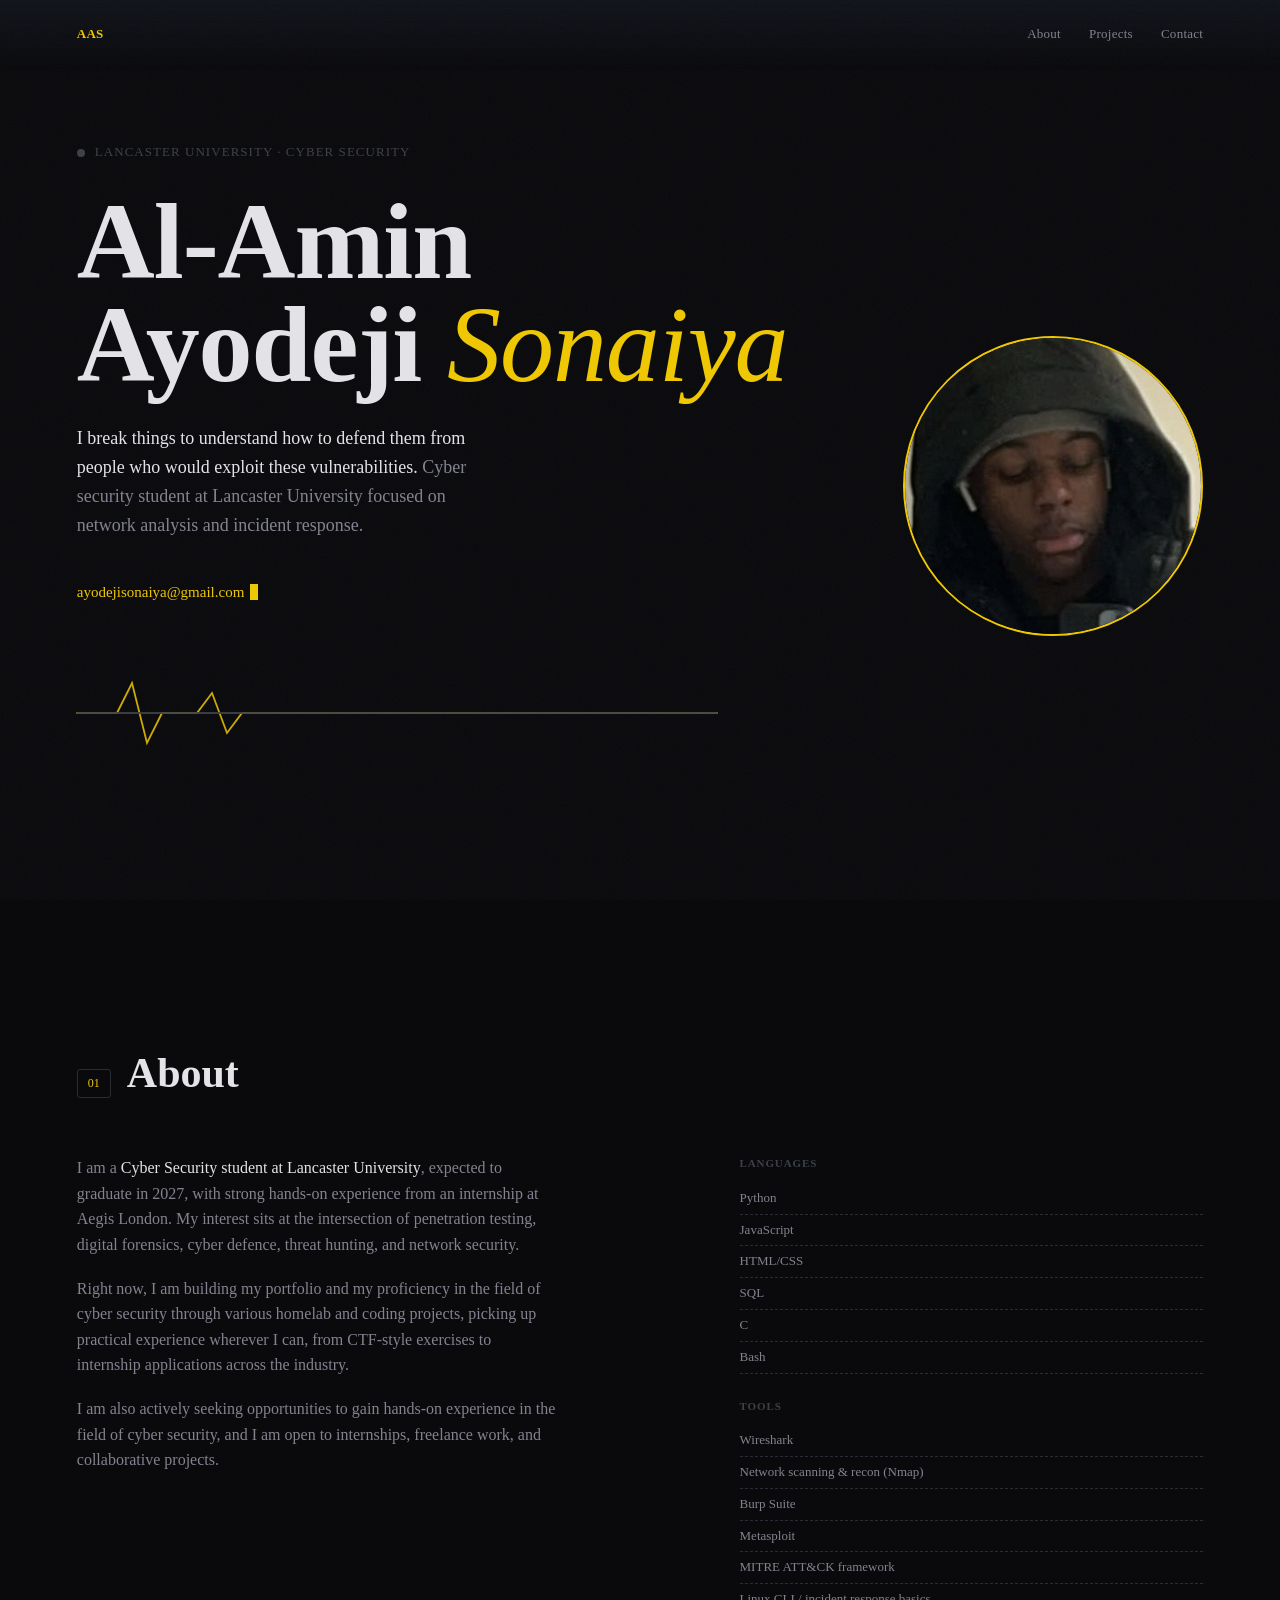
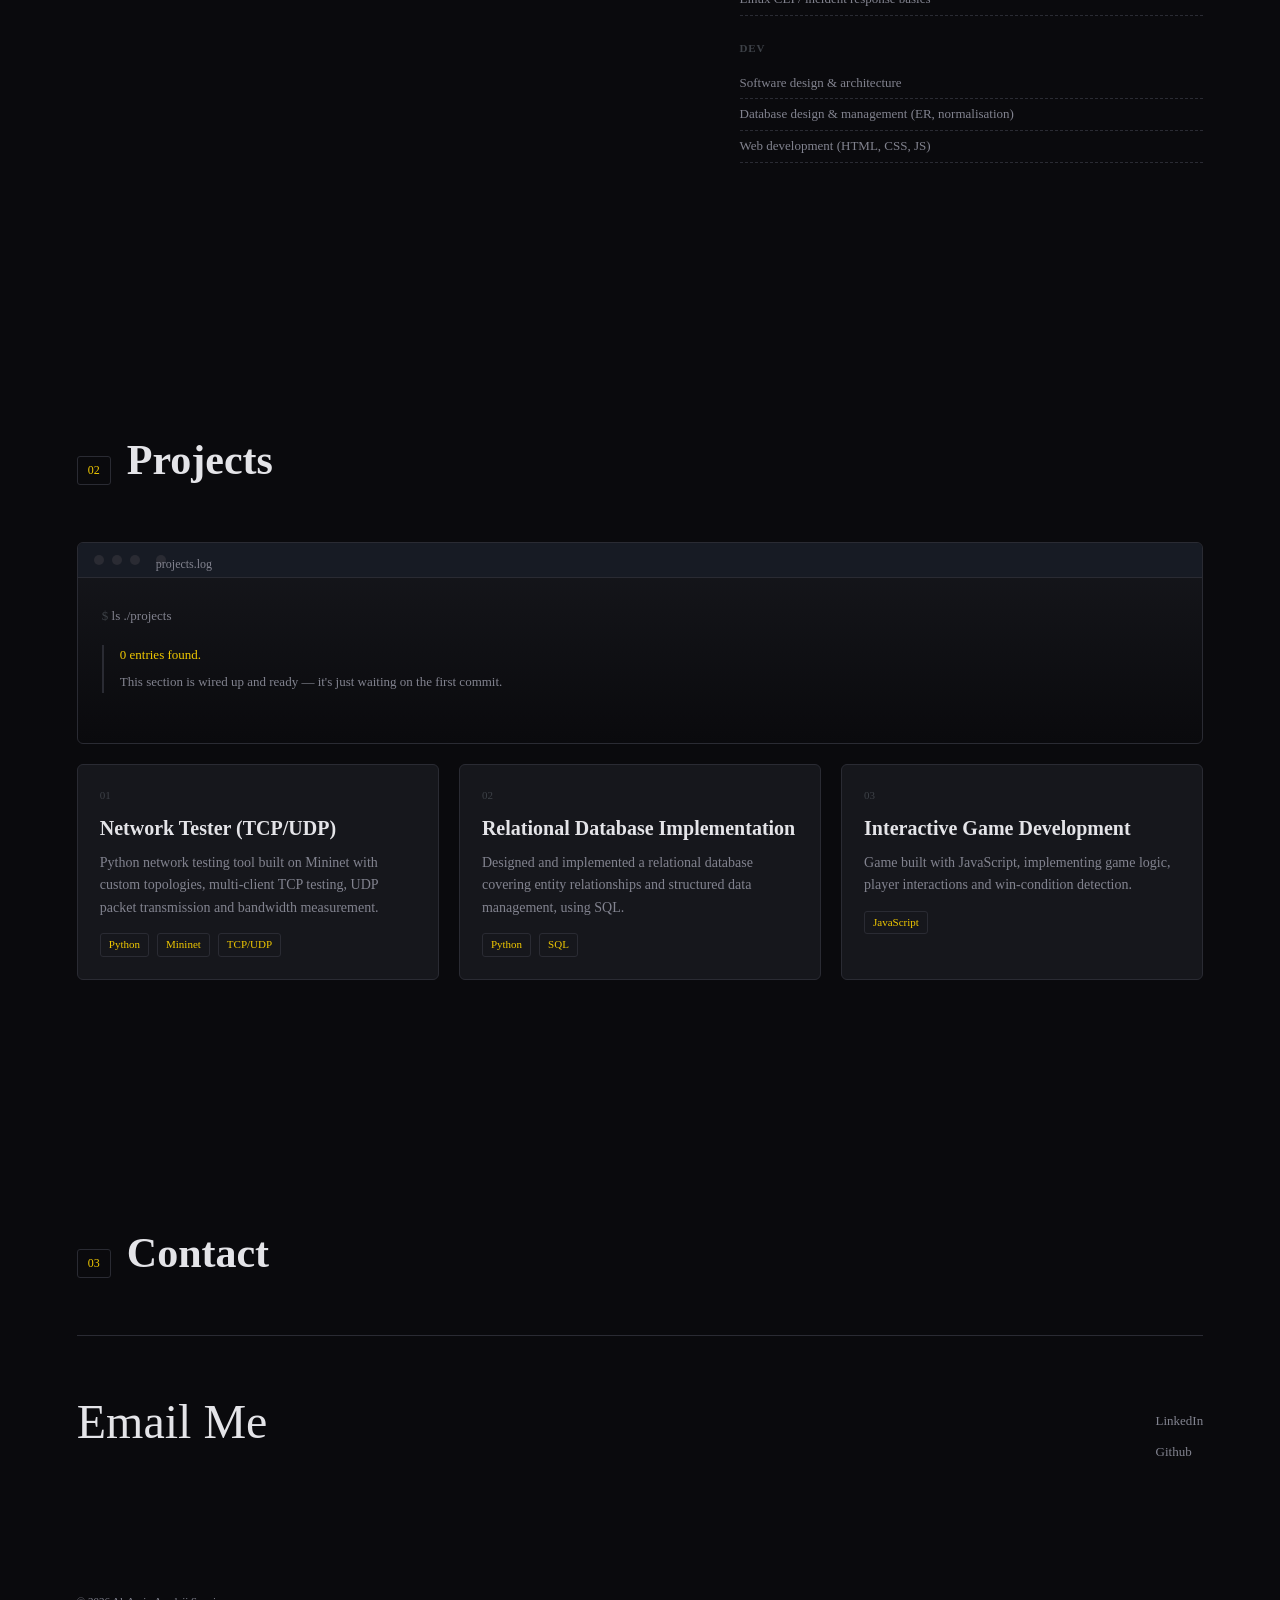
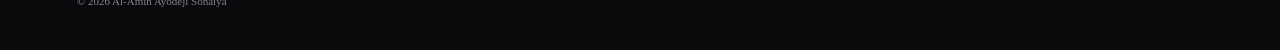
<file: index.html>
<!DOCTYPE html>
<html lang="en">
<head>
<meta charset="UTF-8">
<meta name="viewport" content="width=device-width, initial-scale=1.0">
<title>Al-Amin Ayodeji Sonaiya</title>
<link rel="preconnect" href="https://fonts.googleapis.com">
<link href="https://fonts.googleapis.com/css2?family=JetBrains+Mono:wght@400;500;700&family=Fraunces:opsz,wght@9..144,400;9..144,600;9..144,700&family=Inter:wght@400;500;600&display=swap" rel="stylesheet">
<link rel="stylesheet" href="style.css">
</head>
<body>

<div class="noise"></div>

<nav>
  <div class="logo">AAS</div>
  <div class="links">
    <a href="#about">About</a>
    <a href="#projects">Projects</a>
    <a href="#contact">Contact</a>
  </div>
</nav>

<section class="hero">
  <div class="eyebrow">Lancaster University · Cyber Security</div>
  
  <div class="hero-row">
    <div class="hero-text">
      <h1 class="name">Al-Amin Ayodeji <em>Sonaiya</em></h1>
      <p class="hero-sub">
        <strong>I break things to understand how to defend them from people who would exploit these vulnerabilities.</strong>
        Cyber security student at Lancaster University focused on network analysis and incident response.
      </p>
      <div class="terminal-line">
        <span class="prompt">ayodejisonaiya@gmail.com</span><span class="cursor"></span>
      </div>
      <div class="signature">
        <svg viewBox="0 0 640 90" preserveAspectRatio="none">
          <path id="wave-security" d="M0,45 L40,45 L55,15 L70,75 L85,45 L120,45 L135,25 L150,65 L165,45 L640,45" />
          <path class="secondary" id="wave-decrypt" d="M0,45" />
        </svg>
      </div>
    </div>

    <img src="IMG_3480.JPG" alt="Al-Amin Ayodeji Sonaiya" class="profile-pic">
  </div>
</section>

<section id="about">
  <div class="section-head">
    <span class="tag">01</span>
    <h2>About</h2>
  </div>
  <div class="about-grid">
    <div>
      <p>I am a <strong>Cyber Security student at Lancaster University</strong>, expected to graduate in 2027, with strong hands-on experience from an internship at Aegis London. My interest sits at the intersection of penetration testing, digital forensics, cyber defence, threat hunting, and network security.</p>
      <p>Right now, I am building my portfolio and my proficiency in the field of cyber security through various homelab and coding projects, picking up practical experience wherever I can, from CTF-style exercises to internship applications across the industry.</p>
      <p>I am also actively seeking opportunities to gain hands-on experience in the field of cyber security, and I am open to internships, freelance work, and collaborative projects.</p>
    </div>
    <div class="stack-list">
      <div class="stack-group">
        <h4>Languages</h4>
        <ul>
          <li>Python</li>
          <li>JavaScript</li>
          <li>HTML/CSS</li>
          <li>SQL</li>
          <li>C</li>
          <li>Bash</li>
        </ul>
      </div>
      <div class="stack-group">
        <h4>Tools</h4>
        <ul>
          <li>Wireshark</li>
          <li>Network scanning & recon (Nmap)</li>
          <li>Burp Suite</li>
          <li>Metasploit</li>
          <li>MITRE ATT&CK framework</li>
          <li>Linux CLI / incident response basics</li>
        </ul>
      </div>
      <div class="stack-group">
        <h4>Dev</h4>
        <ul>
          <li>Software design & architecture</li>
          <li>Database design & management (ER, normalisation)</li>
          <li>Web development (HTML, CSS, JS)</li>
        </ul>
      </div>
    </div>
  </div>
</section>

<section id="projects">
  <div class="section-head">
    <span class="tag">02</span>
    <h2>Projects</h2>
  </div>

  <div class="empty-console">
    <div class="console-bar">
      <span></span><span></span><span></span>
      <span class="title">projects.log</span>
    </div>
    <div class="console-body">
      <div class="line"><span class="p">$</span> ls ./projects</div>
      <div class="result">
        <div class="line"><span class="amber">0 entries found.</span></div>
        <div class="line">This section is wired up and ready — it's just waiting on the first commit.</div>
      </div>
    </div>
  </div>

  <!--
    When you're ready to add a project, copy this block into a .project-grid
    container and duplicate the .project-card div per project:

    <div class="project-grid">
      <div class="project-card">
        <div class="num">01</div>
        <h3>Project Name</h3>
        <p>One-line description of what it does and what you used.</p>
      </div>
    </div>
  -->

<div class="project-grid">

    <a class="project-card" href="https://github.com/Deji21-ops/Network-Tester-TCP-UDP" target="_blank" rel="noopener noreferrer">
      <div class="num">01</div>
      <h3>Network Tester (TCP/UDP)</h3>
      <p>Python network testing tool built on Mininet with custom topologies, multi-client TCP testing, UDP packet transmission and bandwidth measurement.</p>
      <div class="tags"><span>Python</span><span>Mininet</span><span>TCP/UDP</span></div>
    </a>

    <a class="project-card" href="https://github.com/Deji21-ops/Database-Implementation-" target="_blank" rel="noopener noreferrer">
      <div class="num">02</div>
      <h3>Relational Database Implementation</h3>
      <p>Designed and implemented a relational database covering entity relationships and structured data management, using SQL.</p>
      <div class="tags"><span>Python</span><span>SQL</span></div>
    </a>

    <a class="project-card" href="https://github.com/Deji21-ops/Connect-4-Interactive-Game-Development" target="_blank" rel="noopener noreferrer">
      <div class="num">03</div>
      <h3>Interactive Game Development</h3>
      <p>Game built with JavaScript, implementing game logic, player interactions and win-condition detection.</p>
      <div class="tags"><span>JavaScript</span></div>
    </a>

  </div>
  
</section>

<section id="contact">
  <div class="section-head">
    <span class="tag">03</span>
    <h2>Contact</h2>
  </div>
  <div class="contact-block">
    <a class="big" href="mailto:ayodejisonaiya@gmail.com">Email Me</a>
    <div class="contact-links">
      <a href="https://www.linkedin.com/in/ayodeji-sonaiya-b5b19b219" target="_blank">LinkedIn</a>
      <a href="https://github.com/Deji21-ops" target="_blank">Github</a>
    </div>
  </div>
</section>

<footer>
  <span>© 2026 Al-Amin Ayodeji Sonaiya</span>
</footer>

<script src="script.js"></script>

</body>
</html>
</file>
<file: style.css>
:root {
    --bg: #0a0a0d;          /* near-black, cooler than current charcoal */
    --bg-panel: #16171c;    /* gunmetal panel */
    --bg-panel-2: #1c1d2366;
    --line: #2a2b33;        /* cold grey border instead of blue-grey */
    --text: #e4e4e8;        /* cooler off-white */
    --text-dim: #82838f;    /* steel grey */
    --amber: #f0c800;       /* Bat-signal yellow, replaces amber */
    --teal: #3d4147;        /* swap teal for a dark slate accent */
}

  * { margin: 0; padding: 0; box-sizing: border-box; }

  body {
    background: var(--bg);
    color: var(--text);
    font-family: var(--body);
    line-height: 1.6;
    overflow-x: hidden;
  }

  ::selection { background: var(--amber); color: var(--bg); }

  a { color: inherit; }

  .noise {
    position: fixed;
    inset: 0;
    pointer-events: none;
    opacity: 0.035;
    z-index: 999;
    background-image: url("data:image/svg+xml,%3Csvg xmlns='http://www.w3.org/2000/svg'%3E%3Cfilter id='n'%3E%3CfeTurbulence type='fractalNoise' baseFrequency='0.9' numOctaves='2' stitchTiles='stitch'/%3E%3C/filter%3E%3Crect width='100%25' height='100%25' filter='url(%23n)'/%3E%3C/svg%3E");
  }

  nav {
    position: fixed;
    top: 0; left: 0; right: 0;
    display: flex;
    justify-content: space-between;
    align-items: center;
    padding: 24px 6vw;
    z-index: 100;
    font-family: var(--mono);
    font-size: 13px;
    letter-spacing: 0.02em;
    backdrop-filter: blur(8px);
    background: linear-gradient(to bottom, rgba(18,21,28,0.9), transparent);
  }

  nav .logo { color: var(--amber); font-weight: 700; }
  nav .links { display: flex; gap: 28px; }
  nav .links a { color: var(--text-dim); text-decoration: none; transition: color 0.2s; }
  nav .links a:hover { color: var(--amber); }

  section { padding: 140px 6vw 100px; position: relative; }

  /* HERO */
  .hero {
    min-height: 100svh;
    display: flex;
    flex-direction: column;
    justify-content: center;
    padding-top: 100px;
  }

  .eyebrow {
    font-family: var(--mono);
    font-size: 13px;
    color: var(--teal);
    letter-spacing: 0.08em;
    text-transform: uppercase;
    display: flex;
    align-items: center;
    gap: 10px;
    margin-bottom: 28px;
  }

  .profile-pic {
    width: 140px;
    height: 140px;
    border-radius: 50%;
    object-fit: cover;
    border: 2px solid #4a4d57;
   /* box-shadow: 0 0 0 12px rgba(240, 200, 0, 0.25);*/
    margin-top: 24px;
}

  .eyebrow::before {
    content: '';
    width: 8px; height: 8px;
    background: var(--teal);
    border-radius: 50%;
    animation: pulse 2s infinite;
  }

  @keyframes pulse {
    0%, 100% { opacity: 1; }
    50% { opacity: 0.3; }
  }

  h1.name {
    font-family: var(--display);
    font-size: clamp(48px, 9vw, 108px);
    font-weight: 600;
    line-height: 0.95;
    letter-spacing: -0.01em;
    max-width: 14ch;
  }

  h1.name em {
    font-style: italic;
    font-weight: 400;
    color: var(--amber);
  }

  .hero-sub {
    margin-top: 28px;
    max-width: 46ch;
    font-size: 18px;
    color: var(--text-dim);
  }

  .hero-sub strong { color: var(--text); font-weight: 500; }

  .terminal-line {
    margin-top: 40px;
    font-family: var(--mono);
    font-size: 15px;
    color: var(--text-dim);
    display: flex;
    align-items: center;
    gap: 4px;
  }

  .terminal-line .prompt { color: var(--amber); }
  .terminal-line .cursor {
    display: inline-block;
    width: 8px; height: 16px;
    background: var(--amber);
    animation: blink 1s step-end infinite;
    margin-left: 2px;
  }

  @keyframes blink { 50% { opacity: 0; } }

  /* SIGNATURE: waveform-to-waveform SVG */
  .signature {
    margin-top: 64px;
    width: 100%;
    max-width: 640px;
    height: 90px;
  }

  .signature svg { width: 100%; height: 100%; overflow: visible; }
  .signature path {
    fill: none;
    stroke: var(--amber);
    stroke-width: 1.8;
    stroke-linecap: round;
    opacity: 0.85;
  }
  .signature path.secondary { stroke: var(--teal); opacity: 0.5; }

  /* SECTION HEADERS */
  .section-head {
    display: flex;
    align-items: baseline;
    gap: 16px;
    margin-bottom: 48px;
  }

  .section-head .tag {
    font-family: var(--mono);
    font-size: 12px;
    color: var(--amber);
    border: 1px solid var(--line);
    padding: 4px 10px;
    border-radius: 3px;
  }

  .section-head h2 {
    font-family: var(--display);
    font-size: clamp(28px, 4vw, 42px);
    font-weight: 600;
  }

  /* ABOUT */
  .about-grid {
    display: grid;
    grid-template-columns: 1.3fr 1fr;
    gap: 60px;
  }

  .about-grid p { color: var(--text-dim); font-size: 16px; margin-bottom: 18px; max-width: 60ch; }
  .about-grid p strong { color: var(--text); font-weight: 500; }

  .stack-list {
    font-family: var(--mono);
    font-size: 13px;
  }

  .stack-list .stack-group { margin-bottom: 24px; }
  .stack-list .stack-group h4 {
    color: var(--teal);
    font-size: 11px;
    text-transform: uppercase;
    letter-spacing: 0.08em;
    margin-bottom: 10px;
  }
  .stack-list ul { list-style: none; }
  .stack-list li {
    color: var(--text-dim);
    padding: 5px 0;
    border-bottom: 1px dashed var(--line);
  }

  /* PROJECTS - empty state */
  .empty-console {
    border: 1px solid var(--line);
    border-radius: 6px;
    background: linear-gradient(180deg, var(--bg-panel), var(--bg));
    font-family: var(--mono);
    font-size: 13px;
    overflow: hidden;
  }

  .console-bar {
    display: flex;
    align-items: center;
    gap: 8px;
    padding: 12px 16px;
    border-bottom: 1px solid var(--line);
    background: #171b24;
  }

  .console-bar span {
    width: 10px; height: 10px;
    border-radius: 50%;
    background: var(--line);
  }

  .console-bar .title { margin-left: 8px; color: var(--text-dim); font-size: 12px; }

  .console-body { padding: 28px 24px; color: var(--text-dim); }
  .console-body .line { margin-bottom: 6px; }
  .console-body .line .p { color: var(--teal); }
  .console-body .line .amber { color: var(--amber); }
  .console-body .result { margin: 18px 0 22px; padding-left: 16px; border-left: 2px solid var(--line); }
  .console-body .result strong { color: var(--text); }

  .empty-cta {
    display: inline-flex;
    align-items: center;
    gap: 8px;
    margin-top: 8px;
    font-family: var(--mono);
    font-size: 12px;
    color: var(--amber);
    border: 1px solid var(--amber);
    padding: 8px 14px;
    border-radius: 4px;
    text-decoration: none;
    transition: all 0.2s;
  }
  .empty-cta:hover { background: var(--amber); color: var(--bg); }

  /* project card template (hidden reference, reused via JS clone) */
  .project-grid {
    display: grid;
    grid-template-columns: repeat(auto-fill, minmax(280px, 1fr));
    gap: 20px;
    margin-top: 20px;
  }

  .project-card {
    border: 1px solid var(--line);
    border-radius: 6px;
    padding: 22px;
    background: var(--bg-panel);
    transition: transform 0.2s, border-color 0.2s;
  }
  .project-card:hover { transform: translateY(-3px); border-color: var(--amber); }
  .project-card .num { font-family: var(--mono); font-size: 11px; color: var(--teal); }
  .project-card h3 { font-family: var(--display); font-size: 20px; margin: 8px 0 8px; }
  .project-card p { color: var(--text-dim); font-size: 14px; }

  /* CONTACT */
  .contact-block {
    display: flex;
    justify-content: space-between;
    align-items: flex-end;
    flex-wrap: wrap;
    gap: 40px;
    border-top: 1px solid var(--line);
    padding-top: 48px;
  }

  .contact-block a.big {
    font-family: var(--display);
    font-size: clamp(28px, 5vw, 48px);
    text-decoration: none;
    border-bottom: 2px solid transparent;
    transition: border-color 0.2s, color 0.2s;
  }
  .contact-block a.big:hover { border-color: var(--amber); color: var(--amber); }

  .contact-links { display: flex; flex-direction: column; gap: 10px; font-family: var(--mono); font-size: 13px; }
  .contact-links a { color: var(--text-dim); text-decoration: none; }
  .contact-links a:hover { color: var(--teal); }

  footer {
    padding: 30px 6vw 40px;
    font-family: var(--mono);
    font-size: 11px;
    color: var(--text-dim);
    display: flex;
    justify-content: space-between;
  }

  @media (max-width: 720px) {
    .about-grid { grid-template-columns: 1fr; }
    nav .links { display: none; }
    .contact-block { flex-direction: column; align-items: flex-start; }
  }

  @media (prefers-reduced-motion: reduce) {
    * { animation: none !important; transition: none !important; }
  }

  :focus-visible {
    outline: 2px solid var(--amber);
    outline-offset: 3px;
  }

  .hero-row {
    display: flex;
    align-items: center;
    justify-content: space-between;
    gap: 48px;
}

.hero-text {
    flex: 1;
}

.profile-pic {
    width: 300px;
    height: 300px;
    border-radius: 50%;
    object-fit: cover;
    border: 2px solid var(--amber);
    flex-shrink: 0;
}

@media (max-width: 720px) {
    .hero-row {
        flex-direction: column;
        align-items: flex-start;
    }
}

.project-card { display: block; text-decoration: none; color: inherit; }
.tags { display: flex; flex-wrap: wrap; gap: 8px; margin-top: 14px; }
.tags span {
  font-family: var(--mono);
  font-size: 11px;
  color: var(--amber);
  border: 1px solid var(--line);
  padding: 2px 8px;
  border-radius: 3px;
}
</file>
